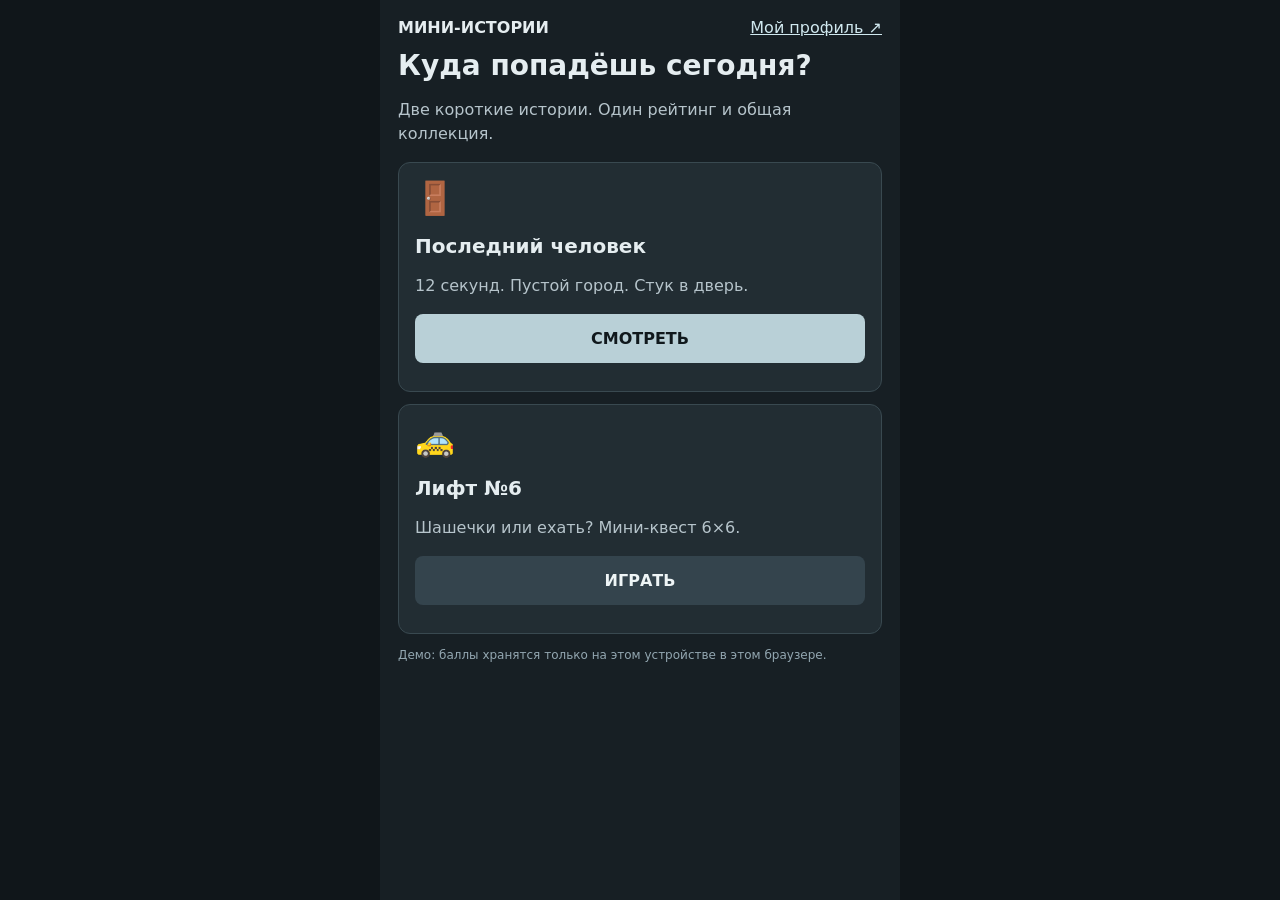
<file: index.html>
<!doctype html><html lang="ru"><meta charset="utf-8"><meta name="viewport" content="width=device-width,initial-scale=1"><title>Мини-истории</title><link rel="stylesheet" href="style.css"><main><header><b>МИНИ-ИСТОРИИ</b><a href="profile.html">Мой профиль ↗</a></header><h1>Куда попадёшь сегодня?</h1><p>Две короткие истории. Один рейтинг и общая коллекция.</p><div class="card"><div class="symbol">🚪</div><h2>Последний человек</h2><p>12 секунд. Пустой город. Стук в дверь.</p><a class="btn" href="last-man.html">СМОТРЕТЬ</a></div><div class="card"><div class="symbol">🚕</div><h2>Лифт №6</h2><p>Шашечки или ехать? Мини-квест 6×6.</p><a class="btn secondary" href="lift.html">ИГРАТЬ</a></div><p class="small">Демо: баллы хранятся только на этом устройстве в этом браузере.</p></main></html>
</file>
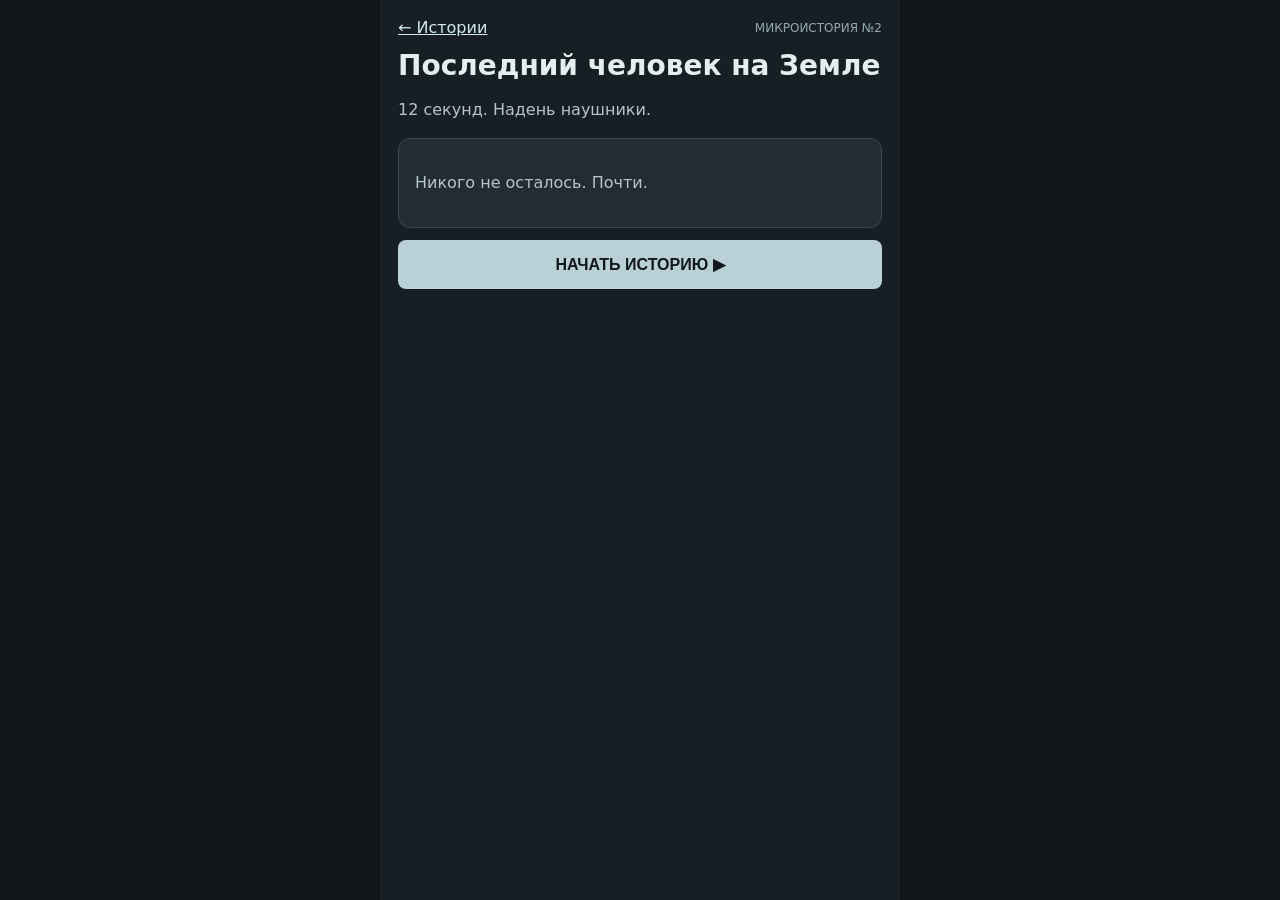
<file: last-man.html>
<!doctype html><html lang="ru"><meta charset="utf-8"><meta name="viewport" content="width=device-width,initial-scale=1"><title>Последний человек</title><link rel="stylesheet" href="style.css"><main><header><a href="index.html">← Истории</a><span class="small">МИКРОИСТОРИЯ №2</span></header><section id="start"><h1>Последний человек на Земле</h1><p>12 секунд. Надень наушники.</p><div class="card"><p>Никого не осталось. Почти.</p></div><button class="btn" id="play">НАЧАТЬ ИСТОРИЮ ▶</button></section><section id="movie" class="hidden"><video class="video" id="video" playsinline preload="auto" controlsList="nodownload" disablePictureInPicture></video><p id="status" class="small">Часть 1 из 2</p><button id="next" class="btn secondary hidden">ПРОДОЛЖИТЬ ▶</button></section><section id="reward" class="hidden"><p class="small">ИСТОРИЯ ЗАВЕРШЕНА</p><h1>КТО СТУЧАЛ?</h1><p>Ответа нет. Но кое-что осталось.</p><div class="split"><div class="card"><div class="symbol">◉</div><div class="coins">+100</div><div class="small">БАЛЛОВ</div></div><div class="card"><div class="symbol">🚪</div><b>Стук в дверь</b><div class="small">В КОЛЛЕКЦИЮ</div></div></div><p class="small" id="rewardNote">Награда будет добавлена после нажатия кнопки.</p><button class="btn" id="claim">ЗАБРАТЬ И УЙТИ</button></section></main><script>
const $=id=>document.getElementById(id);let part=1;
function show(id){for(const x of ['start','movie','reward'])$(x).classList.toggle('hidden',x!==id)}
function load(n){part=n;const v=$('video');v.src=n===1?'part1.mp4':'part2.mp4';v.load();$('status').textContent='Часть '+n+' из 2';$('next').classList.add('hidden');v.play().catch(()=>{$('next').textContent='НАЖМИ, ЧТОБЫ ПРОДОЛЖИТЬ ▶';$('next').classList.remove('hidden')})}
$('play').onclick=()=>{show('movie');load(1)};
$('video').onended=()=>{if(part===1)load(2);else{show('reward');$('rewardNote').textContent=localStorage.getItem('lastman_reward')?'Эта награда уже получена. Повторно баллы не начисляются.':'Нажми, чтобы добавить награду в коллекцию.'}};
$('next').onclick=()=>{$('video').play().then(()=>$('next').classList.add('hidden')).catch(()=>{})};
$('claim').onclick=()=>{try{if(!localStorage.getItem('lastman_reward'))localStorage.setItem('lastman_reward','100')}catch(e){}location.href='profile.html'};
</script></html>
</file>
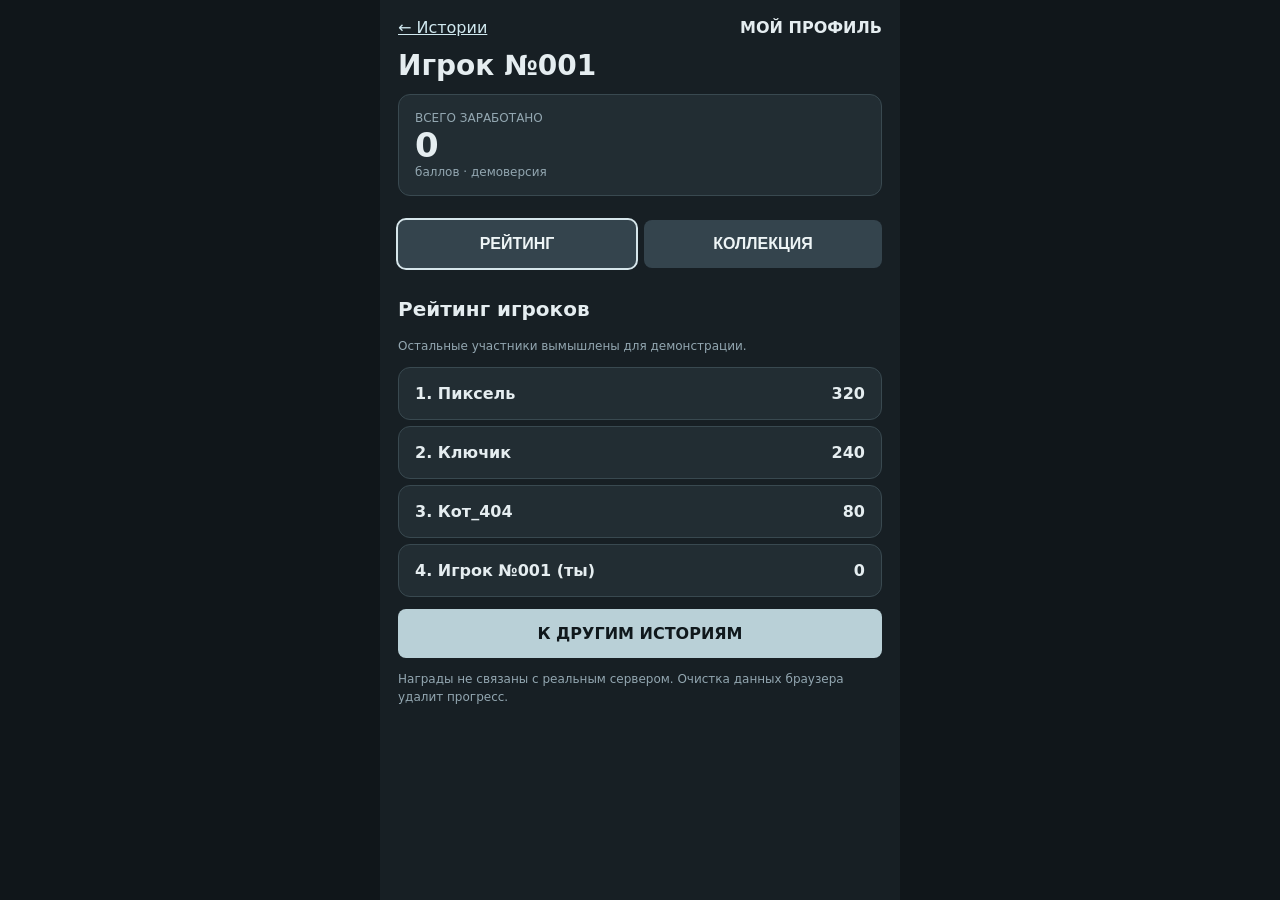
<file: profile.html>
<!doctype html><html lang="ru"><meta charset="utf-8"><meta name="viewport" content="width=device-width,initial-scale=1"><title>Мой профиль</title><link rel="stylesheet" href="style.css"><main><header><a href="index.html">← Истории</a><b>МОЙ ПРОФИЛЬ</b></header><h1>Игрок №001</h1><div class="card"><div class="small">ВСЕГО ЗАРАБОТАНО</div><div class="coins" id="total">0</div><div class="small">баллов · демоверсия</div></div><div class="tab"><button class="btn secondary active" id="ratingBtn">РЕЙТИНГ</button><button class="btn secondary" id="collectionBtn">КОЛЛЕКЦИЯ</button></div><section id="rating"><h2>Рейтинг игроков</h2><p class="small">Остальные участники вымышлены для демонстрации.</p><div id="rows"></div></section><section id="collection" class="hidden"><h2>Моя коллекция</h2><div id="items"></div></section><a href="index.html" class="btn">К ДРУГИМ ИСТОРИЯМ</a><p class="small">Награды не связаны с реальным сервером. Очистка данных браузера удалит прогресс.</p></main><script>
const $=id=>document.getElementById(id);
let lift=!!localStorage.getItem('lift6_reward'),last=!!localStorage.getItem('lastman_reward');
let score=(lift?100:0)+(last?100:0);$('total').textContent=score;
let players=[{name:'Пиксель',score:320},{name:'Ключик',score:240},{name:'Игрок №001 (ты)',score},{name:'Кот_404',score:80}].sort((a,b)=>b.score-a.score);
$('rows').innerHTML=players.map((p,i)=>'<div class="card" style="display:flex;justify-content:space-between;margin:6px 0"><b>'+(i+1)+'. '+p.name+'</b><b>'+p.score+'</b></div>').join('');
$('items').innerHTML='<div class="card item '+(lift?'':'muted')+'"><span class="symbol">▦</span><div><b>Шашечки таксиста</b><div class="small">'+(lift?'Получено · Лифт №6':'Пока не получено')+'</div></div></div><div class="card item '+(last?'':'muted')+'"><span class="symbol">🚪</span><div><b>Стук в дверь последнего человека</b><div class="small">'+(last?'Получено · Последний человек':'Пока не получено')+'</div></div></div>';
function tab(which){$('rating').classList.toggle('hidden',which!=='rating');$('collection').classList.toggle('hidden',which!=='collection');$('ratingBtn').classList.toggle('active',which==='rating');$('collectionBtn').classList.toggle('active',which==='collection')}
$('ratingBtn').onclick=()=>tab('rating');$('collectionBtn').onclick=()=>tab('collection');
</script></html>
</file>
<file: style.css>
:root{color-scheme:dark;font-family:system-ui,Arial,sans-serif;background:#10161a;color:#e5edf0}*{box-sizing:border-box}body{margin:0;min-height:100dvh}main{max-width:520px;margin:auto;min-height:100dvh;padding:18px;background:#171f24}header{display:flex;justify-content:space-between;align-items:center;gap:10px}h1{font-size:28px;margin:12px 0}h2{font-size:20px}p{line-height:1.5;color:#b6c4cb}.small{font-size:12px;color:#93a7b1}.card{border:1px solid #394950;border-radius:12px;padding:16px;margin:12px 0;background:#222d33}.btn{display:block;width:100%;padding:15px 12px;border:0;border-radius:8px;background:#b9d0d7;color:#10181c;font-weight:900;font-size:16px;text-align:center;text-decoration:none;cursor:pointer;margin:12px 0}.btn.secondary{background:#34444d;color:#eef5f6}.btn:disabled{opacity:.5}.hidden{display:none!important}.video{width:100%;max-height:72dvh;background:#000;border-radius:10px;object-fit:contain}.coins{font-size:34px;font-weight:900}.split{display:grid;grid-template-columns:1fr 1fr;gap:10px}.split .card{text-align:center;margin:0}.item{display:flex;align-items:center;gap:14px}.symbol{font-size:32px}.tab{display:flex;gap:8px}.tab button{flex:1}.active{outline:2px solid #d6e6eb}a{color:#d0e8ef}.pill{font-size:12px;color:#adc4cc}.muted{opacity:.55}
</file>
